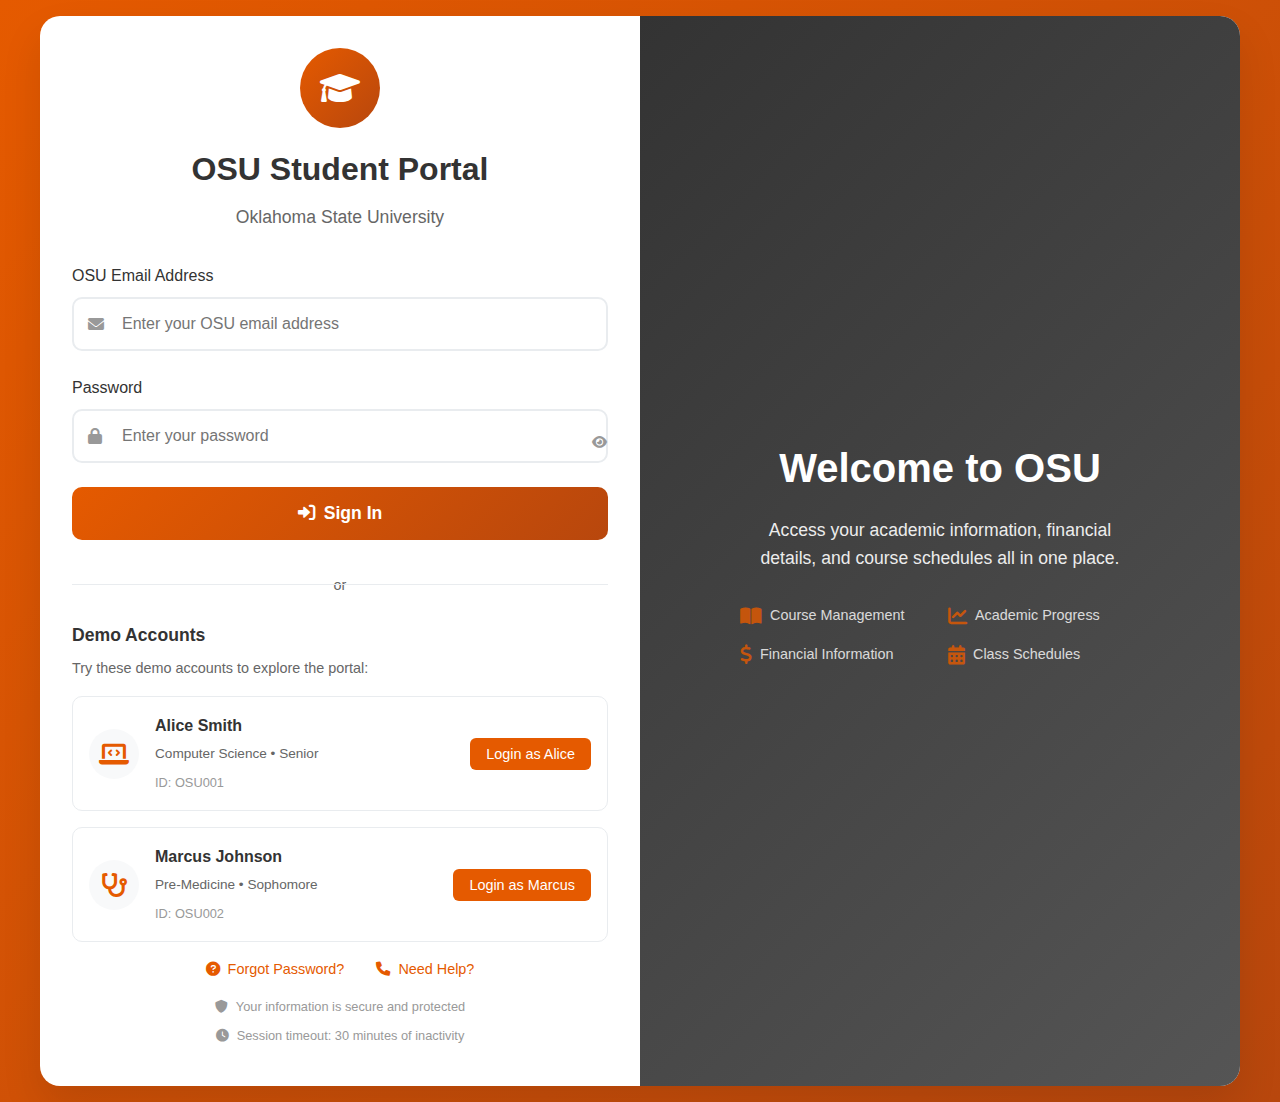
<file: index.html>
<!DOCTYPE html>
<html lang="en">
<head>
    <meta charset="UTF-8">
    <meta name="viewport" content="width=device-width, initial-scale=1.0">
    <title>OSU Student Portal</title>
    <link rel="stylesheet" href="styles.css">
    <link href="https://cdnjs.cloudflare.com/ajax/libs/font-awesome/6.0.0/css/all.min.css" rel="stylesheet">
</head>
<body>
    <header class="header">
        <div class="container">
            <div class="header-left">
                <h1><i class="fas fa-user-graduate"></i> OSU Student Portal</h1>
            </div>
            <div class="header-right">
                <div class="user-menu">
                    <i class="fas fa-bell notification-icon"></i>
                    <div class="user-info">
                        <img src="https://via.placeholder.com/40x40/667eea/ffffff?text=AS" alt="Profile" class="profile-pic">
                        <span class="welcome-text">Welcome, <span id="studentName">Alice</span></span>
                    </div>
                    <button class="btn btn-secondary logout-btn">
                        <i class="fas fa-sign-out-alt"></i> Logout
                    </button>
                </div>
            </div>
        </div>
    </header>

    <main class="main">
        <div class="container">
            <!-- Student Profile Header -->
            <section class="profile-header">
                <div class="profile-card">
                    <div class="profile-left">
                        <img src="https://via.placeholder.com/120x120/667eea/ffffff?text=AS" alt="Student Photo" class="student-photo">
                        <div class="profile-info">
                            <h2 id="fullStudentName">Alice Smith</h2>
                            <p class="student-id">Student ID: <span id="studentId">STU001</span></p>
                            <p class="student-program"><span id="studentMajor">Computer Science</span> • <span id="studentYear">Junior</span></p>
                            <div class="quick-stats">
                                <div class="quick-stat">
                                    <span class="stat-label">GPA</span>
                                    <span class="stat-value" id="studentGPA">3.8</span>
                                </div>
                                <div class="quick-stat">
                                    <span class="stat-label">Credits</span>
                                    <span class="stat-value" id="studentCredits">95</span>
                                </div>
                                <div class="quick-stat">
                                    <span class="stat-label">Status</span>
                                    <span class="stat-value status-active" id="studentStatus">Active</span>
                                </div>
                            </div>
                        </div>
                    </div>
                    <div class="profile-right">
                        <div class="contact-info">
                            <div class="contact-item">
                                <i class="fas fa-envelope"></i>
                                <span id="studentEmail">alice.smith@university.edu</span>
                            </div>
                            <div class="contact-item">
                                <i class="fas fa-phone"></i>
                                <span id="studentPhone">(555) 123-4567</span>
                            </div>
                            <div class="contact-item">
                                <i class="fas fa-map-marker-alt"></i>
                                <span id="studentAddress">123 Campus Dr, Room 204</span>
                            </div>
                        </div>
                    </div>
                </div>
            </section>

            <!-- Tab Navigation -->
            <section class="tabs-section">
                <nav class="tab-nav">
                    <button class="tab-btn active" data-tab="overview">
                        <i class="fas fa-home"></i>
                        <span>Overview</span>
                    </button>
                    <button class="tab-btn" data-tab="educational">
                        <i class="fas fa-book"></i>
                        <span>Educational</span>
                    </button>
                    <button class="tab-btn" data-tab="financial">
                        <i class="fas fa-dollar-sign"></i>
                        <span>Financial</span>
                    </button>
                    <button class="tab-btn" data-tab="schedule">
                        <i class="fas fa-calendar"></i>
                        <span>Schedule</span>
                    </button>
                    <button class="tab-btn" data-tab="planning">
                        <i class="fas fa-route"></i>
                        <span>Academic Planning</span>
                    </button>
                </nav>

                <!-- Tab Content -->
                <div class="tab-content">
                    <!-- Overview Tab -->
                    <div class="tab-pane active" id="overview">
                        <div class="dashboard-grid">
                            <div class="info-card">
                                <div class="card-header">
                                    <h3><i class="fas fa-chart-line"></i> Academic Progress</h3>
                                </div>
                                <div class="card-body">
                                    <div class="progress-item">
                                        <span class="progress-label">Degree Progress</span>
                                        <div class="progress-bar">
                                            <div class="progress-fill" style="width: 79%"></div>
                                        </div>
                                        <span class="progress-value">79%</span>
                                    </div>
                                    <div class="progress-item">
                                        <span class="progress-label">Current Semester</span>
                                        <div class="progress-bar">
                                            <div class="progress-fill" style="width: 65%"></div>
                                        </div>
                                        <span class="progress-value">65%</span>
                                    </div>
                                </div>
                            </div>

                            <div class="info-card">
                                <div class="card-header">
                                    <h3><i class="fas fa-exclamation-triangle"></i> Important Notices</h3>
                                </div>
                                <div class="card-body">
                                    <div class="notice-item notice-warning">
                                        <i class="fas fa-clock"></i>
                                        <div>
                                            <strong>Registration Deadline</strong>
                                            <p>Spring 2026 registration closes Dec 15th</p>
                                        </div>
                                    </div>
                                    <div class="notice-item notice-info">
                                        <i class="fas fa-info-circle"></i>
                                        <div>
                                            <strong>Scholarship Available</strong>
                                            <p>New merit scholarship applications open</p>
                                        </div>
                                    </div>
                                </div>
                            </div>

                            <div class="info-card">
                                <div class="card-header">
                                    <h3><i class="fas fa-calendar-check"></i> Upcoming Events</h3>
                                </div>
                                <div class="card-body">
                                    <div class="event-item">
                                        <div class="event-date">Nov 15</div>
                                        <div class="event-details">
                                            <strong>Midterm Exams</strong>
                                            <p>Computer Science 301</p>
                                        </div>
                                    </div>
                                    <div class="event-item">
                                        <div class="event-date">Nov 22</div>
                                        <div class="event-details">
                                            <strong>Career Fair</strong>
                                            <p>Student Union Building</p>
                                        </div>
                                    </div>
                                </div>
                            </div>
                        </div>
                    </div>

                    <!-- Educational Tab -->
                    <div class="tab-pane" id="educational">
                        <div class="tab-grid">
                            <div class="info-card">
                                <div class="card-header">
                                    <h3><i class="fas fa-graduation-cap"></i> Current Courses</h3>
                                </div>
                                <div class="card-body">
                                    <div class="course-list" id="currentCourses">
                                        <!-- Courses will be loaded here -->
                                    </div>
                                </div>
                            </div>

                            <div class="info-card">
                                <div class="card-header">
                                    <h3><i class="fas fa-chart-bar"></i> Grade History</h3>
                                </div>
                                <div class="card-body">
                                    <div class="grade-history" id="gradeHistory">
                                        <!-- Grade history will be loaded here -->
                                    </div>
                                </div>
                            </div>

                            <div class="info-card">
                                <div class="card-header">
                                    <h3><i class="fas fa-trophy"></i> Academic Achievements</h3>
                                </div>
                                <div class="card-body">
                                    <div class="achievements" id="achievements">
                                        <!-- Achievements will be loaded here -->
                                    </div>
                                </div>
                            </div>

                            <div class="info-card">
                                <div class="card-header">
                                    <h3><i class="fas fa-road"></i> Degree Requirements</h3>
                                </div>
                                <div class="card-body">
                                    <div class="requirements" id="requirements">
                                        <!-- Requirements will be loaded here -->
                                    </div>
                                </div>
                            </div>
                        </div>
                    </div>

                    <!-- Financial Tab -->
                    <div class="tab-pane" id="financial">
                        <div class="tab-grid">
                            <div class="info-card">
                                <div class="card-header">
                                    <h3><i class="fas fa-credit-card"></i> Account Balance</h3>
                                </div>
                                <div class="card-body">
                                    <div class="balance-summary" id="balanceSummary">
                                        <!-- Balance info will be loaded here -->
                                    </div>
                                </div>
                            </div>

                            <div class="info-card">
                                <div class="card-header">
                                    <h3><i class="fas fa-receipt"></i> Recent Transactions</h3>
                                </div>
                                <div class="card-body">
                                    <div class="transaction-list" id="transactions">
                                        <!-- Transactions will be loaded here -->
                                    </div>
                                </div>
                            </div>

                            <div class="info-card">
                                <div class="card-header">
                                    <h3><i class="fas fa-hand-holding-usd"></i> Financial Aid</h3>
                                </div>
                                <div class="card-body">
                                    <div class="financial-aid" id="financialAid">
                                        <!-- Financial aid info will be loaded here -->
                                    </div>
                                </div>
                            </div>

                            <div class="info-card">
                                <div class="card-header">
                                    <h3><i class="fas fa-calendar-alt"></i> Payment Schedule</h3>
                                </div>
                                <div class="card-body">
                                    <div class="payment-schedule" id="paymentSchedule">
                                        <!-- Payment schedule will be loaded here -->
                                    </div>
                                </div>
                            </div>
                        </div>
                    </div>

                    <!-- Schedule Tab -->
                    <div class="tab-pane" id="schedule">
                        <div class="info-card">
                            <div class="card-header">
                                <h3><i class="fas fa-calendar-week"></i> Weekly Schedule</h3>
                            </div>
                            <div class="card-body">
                                <div class="schedule-grid" id="weeklySchedule">
                                    <!-- Schedule will be loaded here -->
                                </div>
                            </div>
                        </div>
                    </div>

                    <!-- Academic Planning Tab -->
                    <div class="tab-pane" id="planning">
                        <div class="info-card">
                            <div class="card-header">
                                <h3><i class="fas fa-route"></i> Academic Planning</h3>
                                <p class="card-subtitle">Plan your path to graduation with customized semester schedules</p>
                            </div>
                            <div class="card-body">
                                <!-- Progress Overview -->
                                <div class="planning-overview">
                                    <div class="progress-stats">
                                        <div class="progress-stat">
                                            <div class="stat-icon"><i class="fas fa-graduation-cap"></i></div>
                                            <div class="stat-info">
                                                <span class="stat-number" id="completedCredits">98</span>
                                                <span class="stat-label">Credits Completed</span>
                                            </div>
                                        </div>
                                        <div class="progress-stat">
                                            <div class="stat-icon"><i class="fas fa-target"></i></div>
                                            <div class="stat-info">
                                                <span class="stat-number" id="remainingCredits">22</span>
                                                <span class="stat-label">Credits Remaining</span>
                                            </div>
                                        </div>
                                        <div class="progress-stat">
                                            <div class="stat-icon"><i class="fas fa-calendar-alt"></i></div>
                                            <div class="stat-info">
                                                <span class="stat-number" id="semestersRemaining">2</span>
                                                <span class="stat-label">Semesters to Graduate</span>
                                            </div>
                                        </div>
                                    </div>
                                    
                                    <div class="graduation-progress">
                                        <h4>Progress to Graduation (120 Credits)</h4>
                                        <div class="progress-bar">
                                            <div class="progress-fill" id="graduationProgress" style="width: 82%"></div>
                                        </div>
                                        <span class="progress-text" id="progressText">98 of 120 credits completed (82%)</span>
                                    </div>
                                </div>

                                <!-- Planning Controls -->
                                <div class="planning-controls">
                                    <button class="btn btn-primary" id="generatePlanBtn">
                                        <i class="fas fa-magic"></i> Generate Academic Plan
                                    </button>
                                    <button class="btn btn-secondary" id="customizePlanBtn" onclick="studentPortal.showPlanCustomization()">
                                        <i class="fas fa-edit"></i> Customize Plan
                                    </button>
                                    <div class="plan-options">
                                        <label>
                                            <input type="checkbox" id="summerCoursesOption" checked> 
                                            Include Summer Courses
                                        </label>
                                        <label>
                                            <input type="checkbox" id="lightLoadOption"> 
                                            Prefer Light Course Load (12-13 credits)
                                        </label>
                                    </div>
                                </div>

                                <!-- Generated Plan -->
                                <div class="academic-plan" id="academicPlan">
                                    <!-- Plan will be generated here -->
                                </div>
                            </div>
                        </div>
                    </div>
                </div>
            </section>
        </div>
    </main>

    <!-- Plan Customization Modal -->
    <div class="modal-overlay" id="customizationModal">
        <div class="modal-dialog">
            <div class="modal-header">
                <h3><i class="fas fa-cogs"></i> Customize Academic Plan</h3>
                <button class="modal-close" onclick="studentPortal.closeCustomization()">
                    <i class="fas fa-times"></i>
                </button>
            </div>
            <div class="modal-body">
                <div class="customization-tabs">
                    <button class="custom-tab-btn active" data-tab="timeline">
                        <i class="fas fa-calendar-alt"></i> Timeline
                    </button>
                    <button class="custom-tab-btn" data-tab="courses">
                        <i class="fas fa-book"></i> Courses
                    </button>
                    <button class="custom-tab-btn" data-tab="priorities">
                        <i class="fas fa-star"></i> Priorities
                    </button>
                </div>

                <div class="custom-tab-content">
                    <!-- Timeline Tab -->
                    <div class="custom-tab-pane active" id="timeline">
                        <div class="timeline-section">
                            <h4>Graduation Timeline</h4>
                            <div class="timeline-options">
                                <div class="option-group">
                                    <label>Target Graduation:</label>
                                    <select id="graduationSemester">
                                        <option value="Spring 2026">Spring 2026</option>
                                        <option value="Summer 2026">Summer 2026</option>
                                        <option value="Fall 2026">Fall 2026</option>
                                        <option value="Spring 2027">Spring 2027</option>
                                        <option value="Summer 2027">Summer 2027</option>
                                        <option value="Fall 2027">Fall 2027</option>
                                    </select>
                                </div>
                                <div class="option-group">
                                    <label>
                                        <input type="checkbox" id="includeSummerCustom" checked>
                                        Include Summer Semesters
                                    </label>
                                </div>
                                <div class="option-group">
                                    <label>Credits per Semester:</label>
                                    <div class="credit-range">
                                        <input type="range" id="creditRange" min="12" max="19" value="15" 
                                               oninput="document.getElementById('creditValue').textContent = this.value">
                                        <span>Target: <span id="creditValue">15</span> credits</span>
                                    </div>
                                </div>
                            </div>
                        </div>
                    </div>

                    <!-- Courses Tab -->
                    <div class="custom-tab-pane" id="courses">
                        <div class="course-selection">
                            <h4>Course Selection</h4>
                            <div class="course-filters">
                                <select id="courseCategory">
                                    <option value="all">All Categories</option>
                                    <option value="core">Core Courses</option>
                                    <option value="electives">Electives</option>
                                    <option value="requirements">Requirements</option>
                                </select>
                                <input type="text" id="courseSearch" placeholder="Search courses..." 
                                       onkeyup="studentPortal.filterCourses()">
                            </div>
                            <div class="course-lists">
                                <div class="available-courses">
                                    <h5>Available Courses</h5>
                                    <div class="course-grid" id="availableCourses">
                                        <!-- Courses will be loaded here -->
                                    </div>
                                </div>
                                <div class="selected-courses">
                                    <h5>Selected Courses</h5>
                                    <div class="course-grid" id="selectedCourses">
                                        <!-- Selected courses will appear here -->
                                    </div>
                                </div>
                            </div>
                        </div>
                    </div>

                    <!-- Priorities Tab -->
                    <div class="custom-tab-pane" id="priorities">
                        <div class="priority-section">
                            <h4>Course Priorities</h4>
                            <p class="priority-description">
                                Drag courses to reorder them by priority. Higher priority courses will be scheduled first.
                            </p>
                            <div class="priority-categories">
                                <div class="priority-group">
                                    <h5><i class="fas fa-star text-gold"></i> High Priority</h5>
                                    <div class="priority-list" id="highPriority" data-priority="high">
                                        <!-- High priority courses -->
                                    </div>
                                </div>
                                <div class="priority-group">
                                    <h5><i class="fas fa-star-half-alt text-orange"></i> Medium Priority</h5>
                                    <div class="priority-list" id="mediumPriority" data-priority="medium">
                                        <!-- Medium priority courses -->
                                    </div>
                                </div>
                                <div class="priority-group">
                                    <h5><i class="far fa-star text-gray"></i> Low Priority</h5>
                                    <div class="priority-list" id="lowPriority" data-priority="low">
                                        <!-- Low priority courses -->
                                    </div>
                                </div>
                            </div>
                        </div>
                    </div>
                </div>
            </div>
            <div class="modal-footer">
                <button class="btn btn-secondary" onclick="studentPortal.closeCustomization()">
                    Cancel
                </button>
                <button class="btn btn-primary" onclick="if(window.studentPortal) { window.studentPortal.applyCustomization(); }">
                    <i class="fas fa-magic"></i> Generate Custom Plan
                </button>
            </div>
        </div>
    </div>

    <script src="script.js"></script>
</body>
</html>
</file>
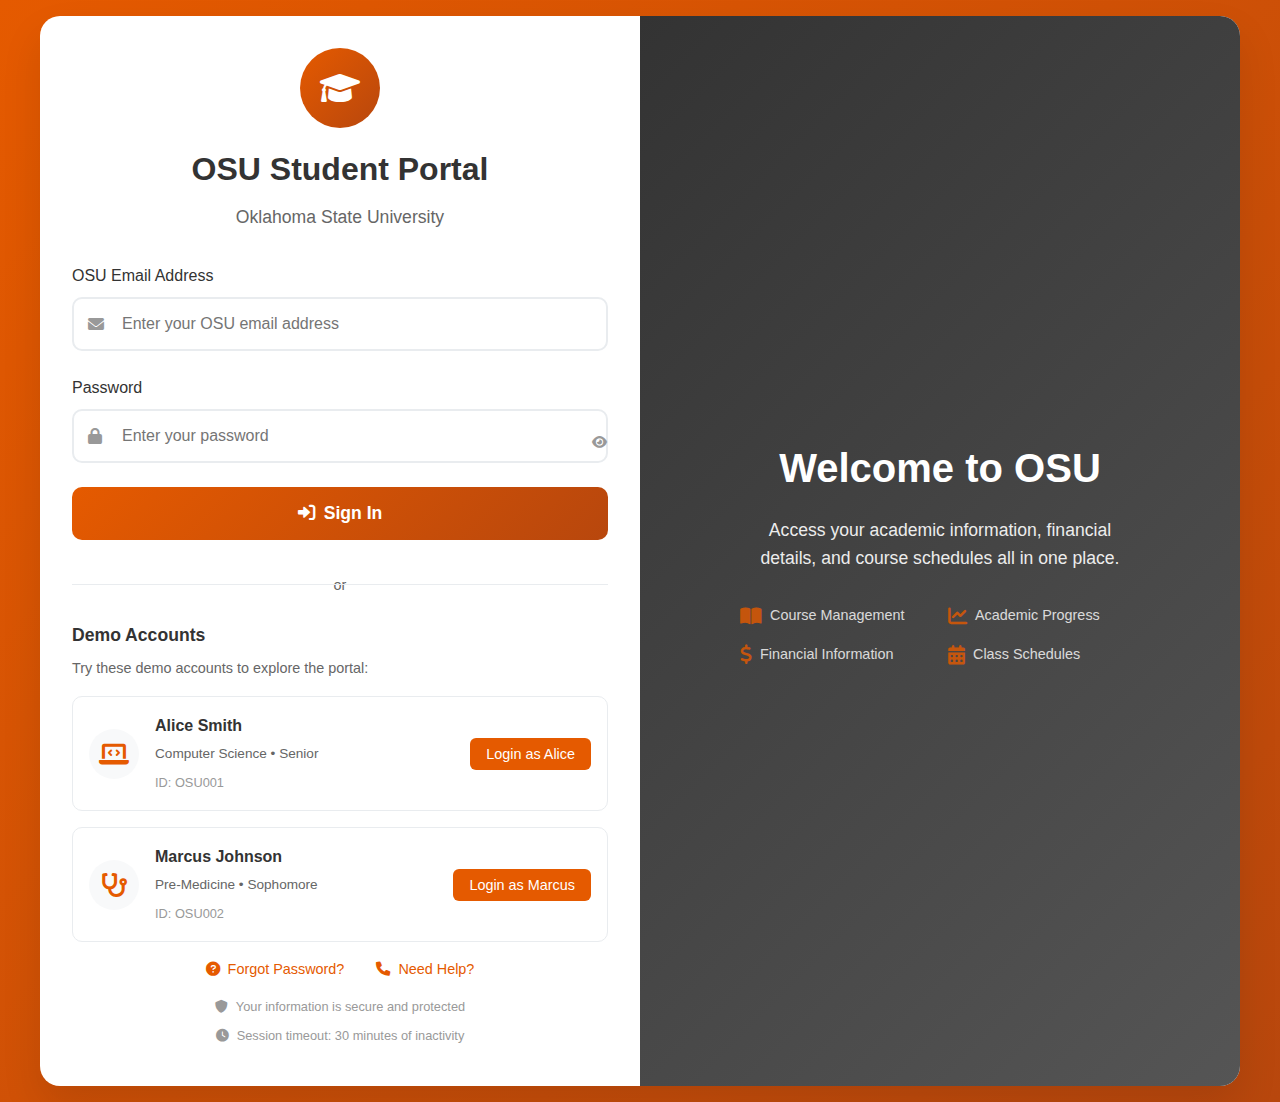
<file: login.html>
<!DOCTYPE html>
<html lang="en">
<head>
    <meta charset="UTF-8">
    <meta name="viewport" content="width=device-width, initial-scale=1.0">
    <title>OSU Student Portal - Login</title>
    <link rel="stylesheet" href="styles.css">
    <!-- 
        TESTING INSTRUCTIONS:
        1. Open this file (login.html) in your web browser
        2. Use the demo accounts to test:
           - Username: alice.smith@okstate.edu, Password: password123 (Computer Science student)
           - Username: marcus.johnson@okstate.edu, Password: password123 (Pre-Medicine student)
        3. Or click the demo account cards for quick login
        4. Once logged in, you'll be redirected to the main portal (index.html)
        5. Use the logout button in the portal to return to this login page
    -->
    <link href="https://cdnjs.cloudflare.com/ajax/libs/font-awesome/6.0.0/css/all.min.css" rel="stylesheet">
</head>
<body class="login-body">
    <div class="login-container">
        <div class="login-card">
            <div class="login-header">
                <div class="osu-logo">
                    <i class="fas fa-graduation-cap"></i>
                </div>
                <h1>OSU Student Portal</h1>
                <p>Oklahoma State University</p>
            </div>
            
            <div class="login-form-container">
                <form id="loginForm" class="login-form">
                    <div class="form-group">
                        <label for="studentId">OSU Email Address</label>
                        <div class="input-group">
                            <i class="fas fa-envelope"></i>
                            <input type="email" id="studentId" name="studentId" placeholder="Enter your OSU email address" required>
                        </div>
                    </div>
                    
                    <div class="form-group">
                        <label for="password">Password</label>
                        <div class="input-group">
                            <i class="fas fa-lock"></i>
                            <input type="password" id="password" name="password" placeholder="Enter your password" required>
                            <button type="button" class="password-toggle" id="passwordToggle">
                                <i class="fas fa-eye"></i>
                            </button>
                        </div>
                    </div>
                    
                    <button type="submit" class="login-btn">
                        <i class="fas fa-sign-in-alt"></i>
                        Sign In
                    </button>
                </form>
                
                <div class="login-divider">
                    <span>or</span>
                </div>
                
                <div class="demo-accounts">
                    <h3>Demo Accounts</h3>
                    <p>Try these demo accounts to explore the portal:</p>
                    
                    <div class="demo-account-card" data-student-id="OSU001">
                        <div class="demo-info">
                            <div class="demo-avatar">
                                <i class="fas fa-laptop-code"></i>
                            </div>
                            <div class="demo-details">
                                <h4>Alice Smith</h4>
                                <p>Computer Science • Senior</p>
                                <span class="demo-id">ID: OSU001</span>
                            </div>
                        </div>
                        <button class="demo-login-btn">Login as Alice</button>
                    </div>
                    
                    <div class="demo-account-card" data-student-id="OSU002">
                        <div class="demo-info">
                            <div class="demo-avatar">
                                <i class="fas fa-stethoscope"></i>
                            </div>
                            <div class="demo-details">
                                <h4>Marcus Johnson</h4>
                                <p>Pre-Medicine • Sophomore</p>
                                <span class="demo-id">ID: OSU002</span>
                            </div>
                        </div>
                        <button class="demo-login-btn">Login as Marcus</button>
                    </div>
                </div>
                
                <div class="login-footer">
                    <div class="help-links">
                        <a href="#" class="help-link">
                            <i class="fas fa-question-circle"></i>
                            Forgot Password?
                        </a>
                        <a href="#" class="help-link">
                            <i class="fas fa-phone"></i>
                            Need Help?
                        </a>
                    </div>
                    
                    <div class="login-info">
                        <p><i class="fas fa-shield-alt"></i> Your information is secure and protected</p>
                        <p><i class="fas fa-clock"></i> Session timeout: 30 minutes of inactivity</p>
                    </div>
                </div>
            </div>
        </div>
        
        <div class="login-background">
            <div class="campus-info">
                <h2>Welcome to OSU</h2>
                <p>Access your academic information, financial details, and course schedules all in one place.</p>
                <div class="features">
                    <div class="feature">
                        <i class="fas fa-book-open"></i>
                        <span>Course Management</span>
                    </div>
                    <div class="feature">
                        <i class="fas fa-chart-line"></i>
                        <span>Academic Progress</span>
                    </div>
                    <div class="feature">
                        <i class="fas fa-dollar-sign"></i>
                        <span>Financial Information</span>
                    </div>
                    <div class="feature">
                        <i class="fas fa-calendar-alt"></i>
                        <span>Class Schedules</span>
                    </div>
                </div>
            </div>
        </div>
    </div>
    
    <div class="loading-overlay" id="loadingOverlay">
        <div class="loading-spinner">
            <i class="fas fa-spinner fa-spin"></i>
            <p>Logging you in...</p>
        </div>
    </div>

    <script src="login.js"></script>
</body>
</html>
</file>
<file: styles.css>
/* Reset and Base Styles for Student Portal */
* {
    margin: 0;
    padding: 0;
    box-sizing: border-box;
}

body {
    font-family: 'Segoe UI', Tahoma, Geneva, Verdana, sans-serif;
    line-height: 1.6;
    color: #333;
    background-color: #f8f9fa;
}

.container {
    max-width: 1200px;
    margin: 0 auto;
    padding: 0 20px;
}

/* Header Styles */
.header {
    background: linear-gradient(135deg, #667eea 0%, #764ba2 100%);
    color: white;
    padding: 1rem 0;
    box-shadow: 0 2px 10px rgba(0,0,0,0.1);
    position: sticky;
    top: 0;
    z-index: 100;
}

.header .container {
    display: flex;
    justify-content: space-between;
    align-items: center;
    flex-wrap: wrap;
    gap: 1rem;
}

.header-left h1 {
    font-size: 1.8rem;
    font-weight: 600;
}

.header-left h1 i {
    margin-right: 0.5rem;
    color: #ffd700;
}

.header-right {
    display: flex;
    align-items: center;
}

.user-menu {
    display: flex;
    align-items: center;
    gap: 1rem;
}

.notification-icon {
    font-size: 1.2rem;
    cursor: pointer;
    padding: 0.5rem;
    border-radius: 50%;
    transition: background-color 0.3s ease;
}

.notification-icon:hover {
    background: rgba(255,255,255,0.2);
}

.user-info {
    display: flex;
    align-items: center;
    gap: 0.5rem;
}

.profile-pic {
    width: 40px;
    height: 40px;
    border-radius: 50%;
    border: 2px solid rgba(255,255,255,0.3);
}

.welcome-text {
    font-size: 0.9rem;
    opacity: 0.9;
}

/* Button Styles */
.btn {
    padding: 0.5rem 1rem;
    border: none;
    border-radius: 5px;
    cursor: pointer;
    font-size: 0.9rem;
    font-weight: 500;
    transition: all 0.3s ease;
    display: inline-flex;
    align-items: center;
    gap: 0.5rem;
}

.btn-primary {
    background: #28a745;
    color: white;
}

.btn-primary:hover {
    background: #218838;
    transform: translateY(-2px);
}

.btn-secondary {
    background: #6c757d;
    color: white;
}

.btn-secondary:hover {
    background: #5a6268;
}

.logout-btn {
    padding: 0.5rem 1rem;
    font-size: 0.85rem;
}

/* Main Content */
.main {
    padding: 2rem 0;
}

/* Profile Header */
.profile-header {
    margin-bottom: 2rem;
}

.profile-card {
    background: linear-gradient(135deg, #667eea 0%, #764ba2 100%);
    color: white;
    padding: 2rem;
    border-radius: 15px;
    box-shadow: 0 10px 30px rgba(0,0,0,0.2);
    display: flex;
    justify-content: space-between;
    align-items: center;
    flex-wrap: wrap;
    gap: 2rem;
}

.profile-left {
    display: flex;
    align-items: center;
    gap: 1.5rem;
}

.student-photo {
    width: 120px;
    height: 120px;
    border-radius: 50%;
    border: 4px solid rgba(255,255,255,0.3);
    object-fit: cover;
}

.profile-info h2 {
    font-size: 2rem;
    margin-bottom: 0.5rem;
    font-weight: 700;
}

.student-id, .student-program {
    opacity: 0.9;
    margin-bottom: 0.5rem;
}

.quick-stats {
    display: flex;
    gap: 2rem;
    margin-top: 1rem;
}

.quick-stat {
    text-align: center;
}

.stat-label {
    display: block;
    font-size: 0.8rem;
    opacity: 0.8;
    margin-bottom: 0.25rem;
}

.stat-value {
    display: block;
    font-size: 1.5rem;
    font-weight: 700;
}

.status-active {
    color: #28a745;
}

.profile-right {
    flex: 1;
    max-width: 300px;
}

.contact-info {
    display: flex;
    flex-direction: column;
    gap: 1rem;
}

.contact-item {
    display: flex;
    align-items: center;
    gap: 0.75rem;
    opacity: 0.9;
}

.contact-item i {
    width: 20px;
    font-size: 1rem;
}

/* Tab Navigation */
.tabs-section {
    background: white;
    border-radius: 15px;
    box-shadow: 0 5px 20px rgba(0,0,0,0.1);
    overflow: hidden;
}

.tab-nav {
    background: #f8f9fa;
    display: flex;
    border-bottom: 1px solid #e9ecef;
}

.tab-btn {
    flex: 1;
    padding: 1rem;
    background: none;
    border: none;
    cursor: pointer;
    display: flex;
    align-items: center;
    justify-content: center;
    gap: 0.5rem;
    font-size: 0.9rem;
    font-weight: 500;
    color: #666;
    transition: all 0.3s ease;
    border-bottom: 3px solid transparent;
}

.tab-btn:hover {
    background: rgba(102, 126, 234, 0.1);
    color: #667eea;
}

.tab-btn.active {
    background: white;
    color: #667eea;
    border-bottom-color: #667eea;
}

.tab-btn i {
    font-size: 1.1rem;
}

/* Tab Content */
.tab-content {
    padding: 2rem;
}

.tab-pane {
    display: none;
}

.tab-pane.active {
    display: block;
}

/* Dashboard Grid */
.dashboard-grid {
    display: grid;
    grid-template-columns: repeat(auto-fit, minmax(350px, 1fr));
    gap: 1.5rem;
}

.tab-grid {
    display: grid;
    grid-template-columns: repeat(auto-fit, minmax(300px, 1fr));
    gap: 1.5rem;
}

/* Info Cards */
.info-card {
    background: white;
    border-radius: 10px;
    box-shadow: 0 2px 10px rgba(0,0,0,0.1);
    overflow: hidden;
    transition: transform 0.3s ease;
}

.info-card:hover {
    transform: translateY(-3px);
}

.card-header {
    background: linear-gradient(135deg, #667eea 0%, #764ba2 100%);
    color: white;
    padding: 1rem 1.5rem;
}

.card-header h3 {
    font-size: 1.1rem;
    font-weight: 600;
    display: flex;
    align-items: center;
    gap: 0.5rem;
}

.card-body {
    padding: 1.5rem;
}

/* Progress Bars */
.progress-item {
    display: flex;
    align-items: center;
    gap: 1rem;
    margin-bottom: 1rem;
}

.progress-label {
    min-width: 120px;
    font-size: 0.9rem;
    color: #666;
}

.progress-bar {
    flex: 1;
    height: 8px;
    background: #e9ecef;
    border-radius: 4px;
    overflow: hidden;
}

.progress-fill {
    height: 100%;
    background: linear-gradient(90deg, #28a745, #20c997);
    transition: width 0.3s ease;
}

.progress-value {
    min-width: 40px;
    text-align: right;
    font-weight: 600;
    color: #28a745;
}

/* Notice Items */
.notice-item {
    display: flex;
    align-items: flex-start;
    gap: 1rem;
    padding: 1rem;
    border-radius: 8px;
    margin-bottom: 1rem;
}

.notice-warning {
    background: #fff3cd;
    border-left: 4px solid #ffc107;
}

.notice-info {
    background: #d1ecf1;
    border-left: 4px solid #17a2b8;
}

.notice-item i {
    margin-top: 0.25rem;
    color: inherit;
}

.notice-item strong {
    display: block;
    margin-bottom: 0.25rem;
}

.notice-item p {
    font-size: 0.9rem;
    color: #666;
    margin: 0;
}

/* Event Items */
.event-item {
    display: flex;
    align-items: center;
    gap: 1rem;
    padding: 1rem 0;
    border-bottom: 1px solid #e9ecef;
}

.event-item:last-child {
    border-bottom: none;
}

.event-date {
    background: #667eea;
    color: white;
    padding: 0.5rem;
    border-radius: 8px;
    font-weight: 600;
    font-size: 0.85rem;
    text-align: center;
    min-width: 60px;
}

.event-details strong {
    display: block;
    margin-bottom: 0.25rem;
    color: #333;
}

.event-details p {
    font-size: 0.9rem;
    color: #666;
    margin: 0;
}

/* Course List */
.course-item {
    display: flex;
    justify-content: space-between;
    align-items: center;
    padding: 1rem;
    border: 1px solid #e9ecef;
    border-radius: 8px;
    margin-bottom: 1rem;
    transition: border-color 0.3s ease;
}

.course-item:hover {
    border-color: #667eea;
}

.course-info {
    flex: 1;
}

.course-name {
    font-weight: 600;
    margin-bottom: 0.25rem;
}

.course-details {
    font-size: 0.9rem;
    color: #666;
}

.course-grade {
    background: #28a745;
    color: white;
    padding: 0.25rem 0.75rem;
    border-radius: 15px;
    font-weight: 600;
    font-size: 0.8rem;
}

/* Grade History */
.grade-item {
    display: flex;
    justify-content: space-between;
    align-items: center;
    padding: 0.75rem 0;
    border-bottom: 1px solid #e9ecef;
}

.grade-item:last-child {
    border-bottom: none;
}

.semester-info {
    display: flex;
    align-items: center;
    gap: 1rem;
}

.semester-name {
    font-weight: 600;
}

.semester-year {
    font-size: 0.9rem;
    color: #666;
}

.gpa-value {
    font-weight: 700;
    font-size: 1.1rem;
    color: #28a745;
}

/* Achievements */
.achievement-item {
    display: flex;
    align-items: center;
    gap: 1rem;
    padding: 1rem;
    background: #f8f9fa;
    border-radius: 8px;
    margin-bottom: 1rem;
}

.achievement-icon {
    background: #ffd700;
    color: #333;
    width: 50px;
    height: 50px;
    border-radius: 50%;
    display: flex;
    align-items: center;
    justify-content: center;
    font-size: 1.5rem;
}

.achievement-details h4 {
    margin-bottom: 0.25rem;
    color: #333;
}

.achievement-details p {
    font-size: 0.9rem;
    color: #666;
    margin: 0;
}

/* Requirements */
.requirement-item {
    display: flex;
    justify-content: space-between;
    align-items: center;
    padding: 1rem;
    border: 1px solid #e9ecef;
    border-radius: 8px;
    margin-bottom: 1rem;
}

.requirement-name {
    font-weight: 600;
}

.requirement-status {
    display: flex;
    align-items: center;
    gap: 0.5rem;
}

.status-complete {
    color: #28a745;
}

.status-progress {
    color: #ffc107;
}

.status-pending {
    color: #dc3545;
}

/* Balance Summary */
.balance-item {
    display: flex;
    justify-content: space-between;
    align-items: center;
    padding: 1rem 0;
    border-bottom: 1px solid #e9ecef;
}

.balance-item:last-child {
    border-bottom: none;
    font-weight: 700;
    font-size: 1.1rem;
}

.balance-label {
    color: #666;
}

.balance-amount {
    font-weight: 600;
}

.balance-positive {
    color: #28a745;
}

.balance-negative {
    color: #dc3545;
}

/* Transaction List */
.transaction-item {
    display: flex;
    justify-content: space-between;
    align-items: center;
    padding: 1rem 0;
    border-bottom: 1px solid #e9ecef;
}

.transaction-item:last-child {
    border-bottom: none;
}

.transaction-info {
    flex: 1;
}

.transaction-description {
    font-weight: 600;
    margin-bottom: 0.25rem;
}

.transaction-date {
    font-size: 0.85rem;
    color: #666;
}

.transaction-amount {
    font-weight: 600;
}

.amount-positive {
    color: #28a745;
}

.amount-negative {
    color: #dc3545;
}

/* Financial Aid */
.aid-item {
    display: flex;
    justify-content: space-between;
    align-items: center;
    padding: 1rem;
    background: #f8f9fa;
    border-radius: 8px;
    margin-bottom: 1rem;
}

.aid-info h4 {
    margin-bottom: 0.25rem;
    color: #333;
}

.aid-info p {
    font-size: 0.9rem;
    color: #666;
    margin: 0;
}

.aid-amount {
    font-weight: 700;
    font-size: 1.1rem;
    color: #28a745;
}

/* Payment Schedule */
.payment-item {
    display: flex;
    justify-content: space-between;
    align-items: center;
    padding: 1rem;
    border: 1px solid #e9ecef;
    border-radius: 8px;
    margin-bottom: 1rem;
}

.payment-date {
    font-weight: 600;
    color: #667eea;
}

.payment-description {
    flex: 1;
    margin: 0 1rem;
    color: #666;
}

.payment-amount {
    font-weight: 600;
    color: #dc3545;
}

/* Schedule Grid */
.schedule-grid {
    display: grid;
    grid-template-columns: 80px repeat(5, 1fr);
    gap: 1px;
    background: #e9ecef;
    border-radius: 8px;
    overflow: hidden;
}

.schedule-header {
    background: #667eea;
    color: white;
    padding: 1rem;
    text-align: center;
    font-weight: 600;
    font-size: 0.9rem;
}

.schedule-time {
    background: #f8f9fa;
    padding: 0.75rem;
    text-align: center;
    font-size: 0.8rem;
    color: #666;
    display: flex;
    align-items: center;
    justify-content: center;
}

.schedule-cell {
    background: white;
    padding: 0.5rem;
    min-height: 80px;
    position: relative;
}

.schedule-class {
    background: linear-gradient(135deg, #667eea, #764ba2);
    color: white;
    padding: 0.5rem;
    border-radius: 4px;
    font-size: 0.8rem;
    height: 100%;
    display: flex;
    flex-direction: column;
    justify-content: center;
}

.class-name {
    font-weight: 600;
    margin-bottom: 0.25rem;
}

.class-room {
    opacity: 0.9;
    font-size: 0.75rem;
}

/* Responsive Design */
@media (max-width: 768px) {
    .header .container {
        flex-direction: column;
        text-align: center;
    }
    
    .user-menu {
        order: -1;
        width: 100%;
        justify-content: space-between;
    }
    
    .profile-card {
        flex-direction: column;
        text-align: center;
    }
    
    .profile-left {
        flex-direction: column;
        text-align: center;
    }
    
    .quick-stats {
        justify-content: center;
    }
    
    .tab-nav {
        flex-wrap: wrap;
    }
    
    .tab-btn {
        flex: 1 1 50%;
        min-width: 120px;
    }
    
    .dashboard-grid, .tab-grid {
        grid-template-columns: 1fr;
    }
    
    .schedule-grid {
        grid-template-columns: 60px 1fr;
        gap: 2px;
    }
    
    .schedule-header:not(:first-child):not(:nth-child(2)) {
        display: none;
    }
    
    .schedule-cell:nth-child(n+8):nth-child(-n+12),
    .schedule-cell:nth-child(n+14):nth-child(-n+18),
    .schedule-cell:nth-child(n+20):nth-child(-n+24),
    .schedule-cell:nth-child(n+26):nth-child(-n+30) {
        display: none;
    }
}

@media (max-width: 480px) {
    .container {
        padding: 0 15px;
    }
    
    .main {
        padding: 1rem 0;
    }
    
    .tab-content {
        padding: 1rem;
    }
    
    .card-body {
        padding: 1rem;
    }
    
    .progress-item {
        flex-direction: column;
        align-items: flex-start;
        gap: 0.5rem;
    }
    
    .progress-label {
        min-width: auto;
    }
    
    .quick-stats {
        gap: 1rem;
    }
}
</file>
